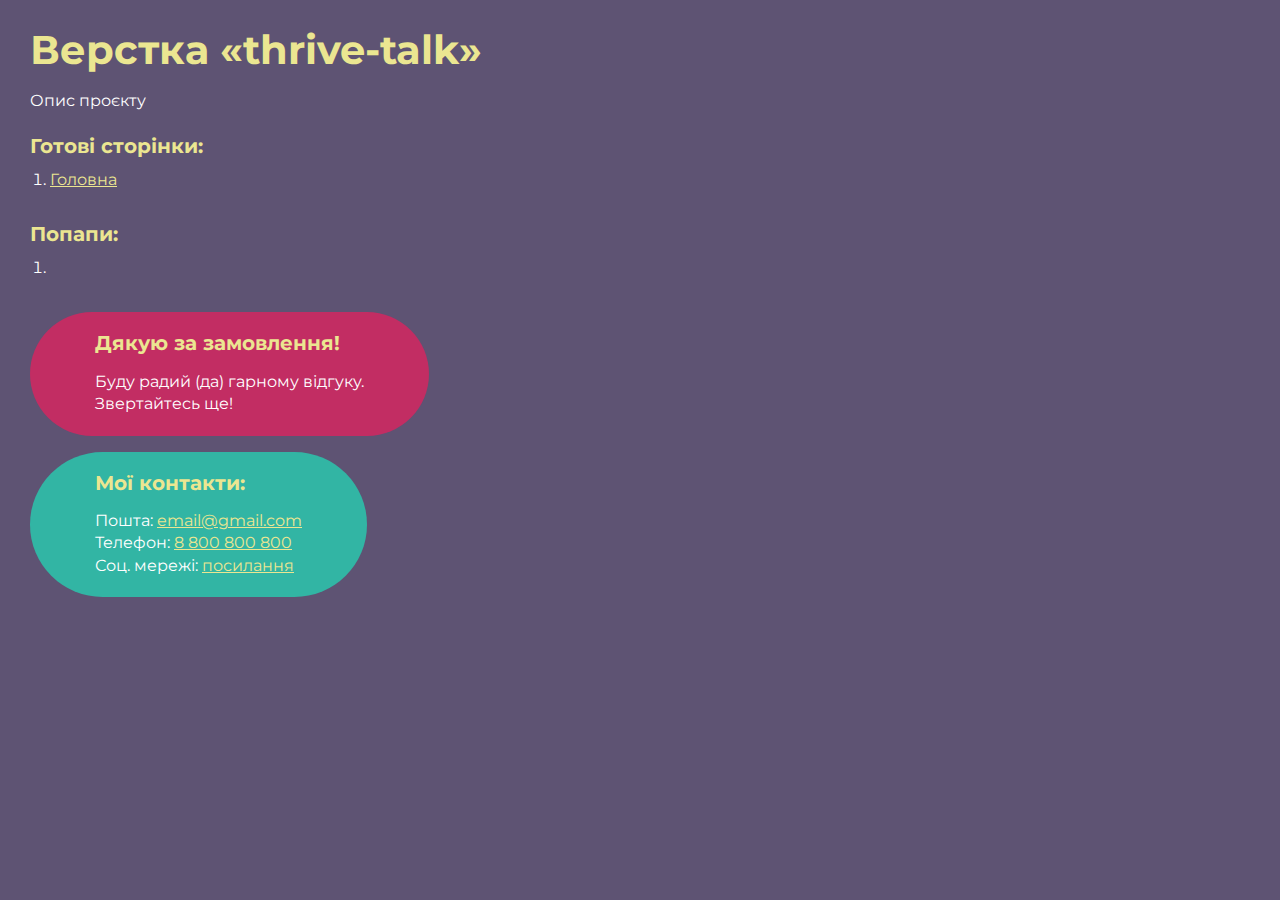
<file: index.html>
<!DOCTYPE html>
<html>

<head>
	<meta charset="UTF-8">
	<meta name="viewport" content="width=device-width, initial-scale=1.0">
	<title>Верстка «thrive-talk»</title>
</head>

<body>
	<div class="rootpage">
		<h1>Верстка «thrive-talk»</h1>
		<div class="rootpage__info">
			Опис проєкту
		</div>
		<h2>Готові сторінки:</h2>
		<ol class="rootpage__list">
			<li><a target="_blank" href="home.html">Головна</a></li>
		</ol>
		<h2>Попапи:</h2>
		<ol class="rootpage__list">
			<li><a target="_blank" href="home.html#"></a></li>
		</ol>
		<div class="rootpage__tnx">
			<h2>Дякую за замовлення!</h2>
			<p>Буду радий (да) гарному відгуку.</p>
			<p>Звертайтесь ще!</p>
		</div>
		<div class="rootpage__contacts">
			<h2>Мої контакти:</h2>
			<p>Пошта: <a href="mailto:email@gmail.com">email@gmail.com</a></p>
			<p>Телефон: <a href="tel:8800800800">8 800 800 800</a></p>
			<p>Соц. мережі: <a href="">посилання</a></p>
		</div>
	</div>
</body>
<style>
	@charset "UTF-8";
	@import url("https://fonts.googleapis.com/css?family=Montserrat:regular,700&display=swap");

	*,
	*::before,
	*::after {
		padding: 0px;
		margin: 0px;
		border: 0px;
		box-sizing: border-box;
	}

	html,
	body {
		height: 100%;
		margin: 0;
		padding: 0;
		min-width: 320px;
		width: 100%;
		color: #fff;
		background-color: #5e5373;
	}

	body {
		font-family: Montserrat;
		font-size: 100%;
		line-height: 1;
		font-size: 1rem;
	}

	a {
		text-decoration: underline;
		color: #ebe691
	}

	a:visited {
		text-decoration: underline;
		color: #aaa768;
	}

	a:hover {
		text-decoration: none;
	}

	ul li {
		list-style: none;
	}

	img {
		vertical-align: top;
	}

	.wrapper {
		width: 100%;
		min-height: 100%;
		overflow: hidden;
	}

	.rootpage {
		padding: 30px;
		display: flex;
		flex-direction: column;
		align-items: flex-start;
	}

	@media (max-width: 767px) {
		.rootpage {
			padding: 30px 15px;
		}
	}

	h1 {
		color: #ebe691;
		font-size: 2.5rem;
		margin: 0px 0px 1.25rem 0px;
	}

	@media (max-width: 767px) {
		h1 {
			font-size: 1.85rem;
			margin: 0px 0px 1.25rem 0px;
		}
	}

	h2 {
		color: #ebe691;
		font-size: 1.25rem;
		margin: 0px 0px 1rem 0px;
	}

	@media (max-width: 767px) {
		h2 {
			font-size: 1.125rem;
			margin: 0px 0px 1rem 0px;
		}
	}

	.rootpage__info {
		line-height: 140%;
		margin: 0px 0px 1.5rem 0px;
	}

	.rootpage__list {
		margin: 0px 0px 2.25rem 1.25rem;
	}

	.rootpage__list li:not(:last-child) {
		margin: 0px 0px 15px 0px;
	}

	.rootpage__contacts,
	.rootpage__tnx {
		border-radius: 200px;
		padding: 20px 65px;
		line-height: 140%;
	}

	@media (max-width: 767px) {

		.rootpage__contacts,
		.rootpage__tnx {
			border-radius: 40px;
			padding: 20px;
		}
	}

	.rootpage__contacts {
		background: #32b5a4;

	}

	.rootpage__contacts a {
		color: #ebe691;
	}

	.rootpage__tnx {
		background: #c22d63;
		margin: 0px 0px 1rem 0px;
	}
</style>

</html>
</file>
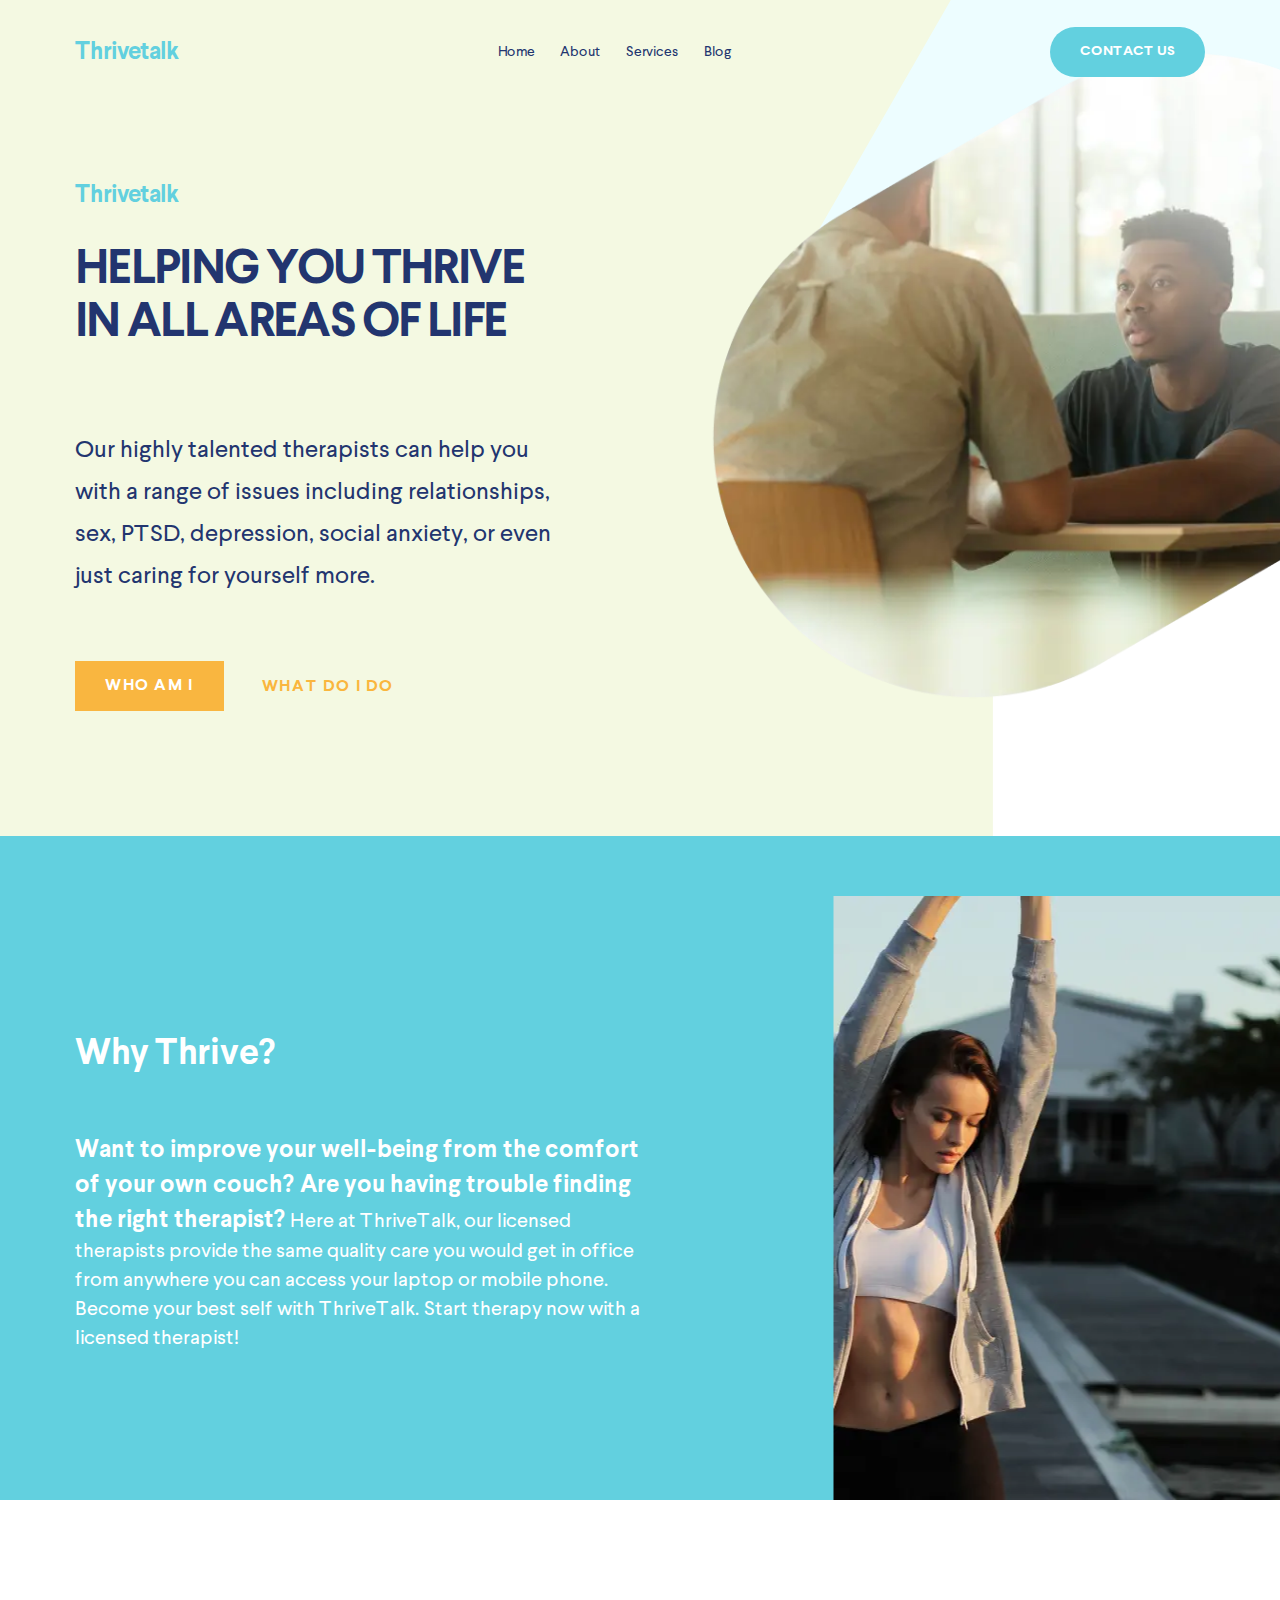
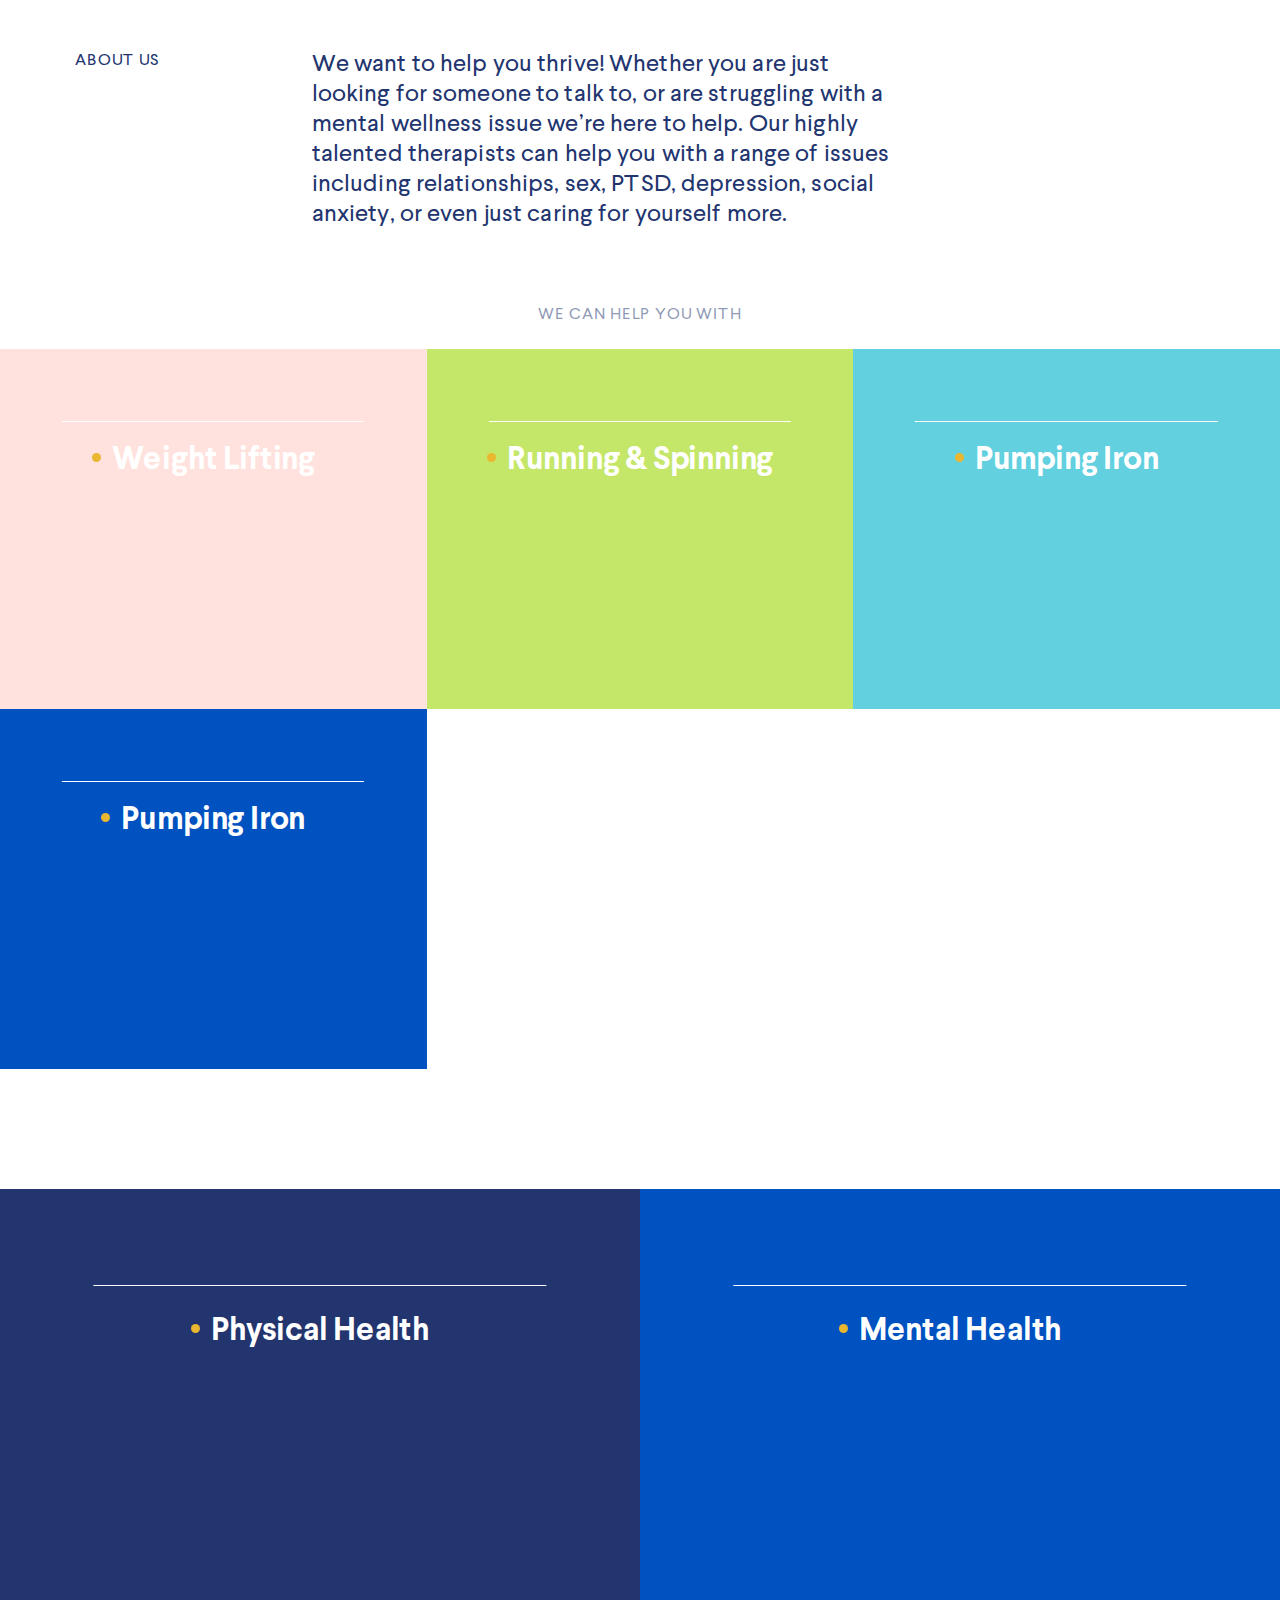
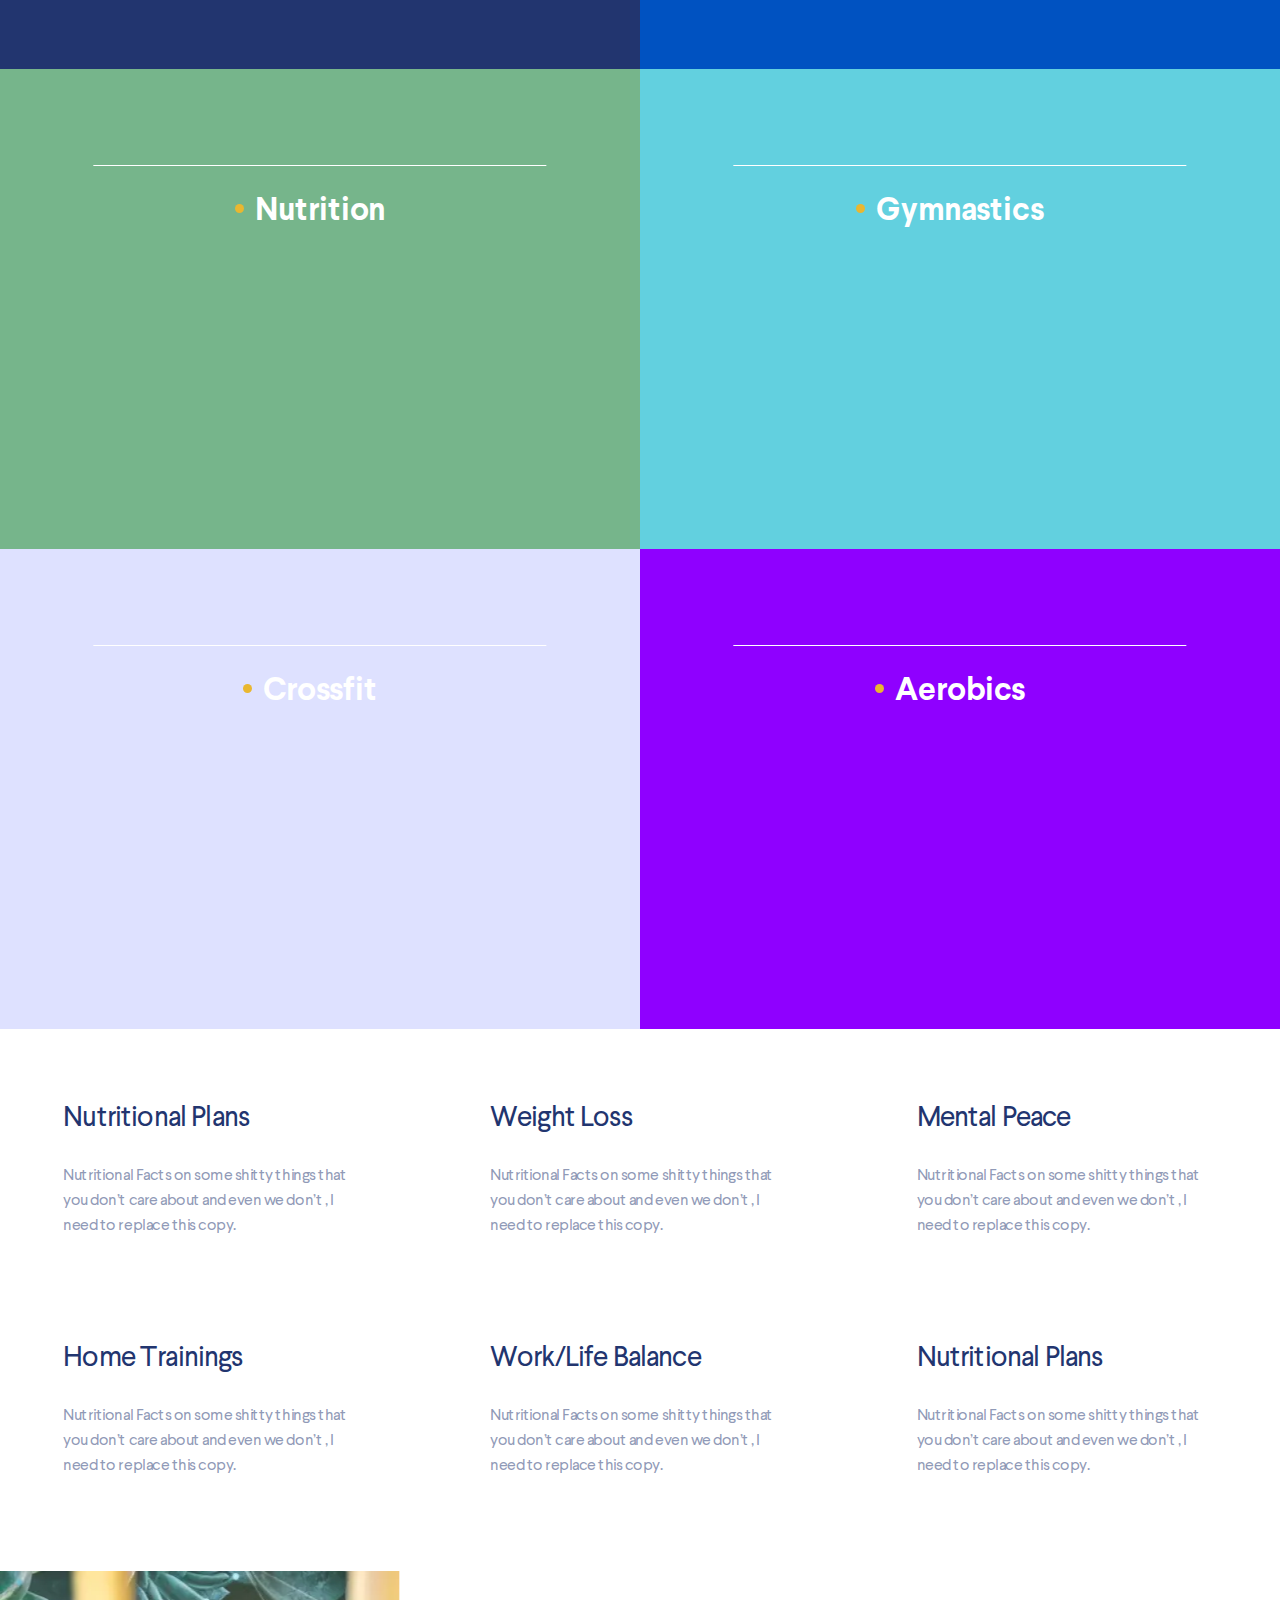
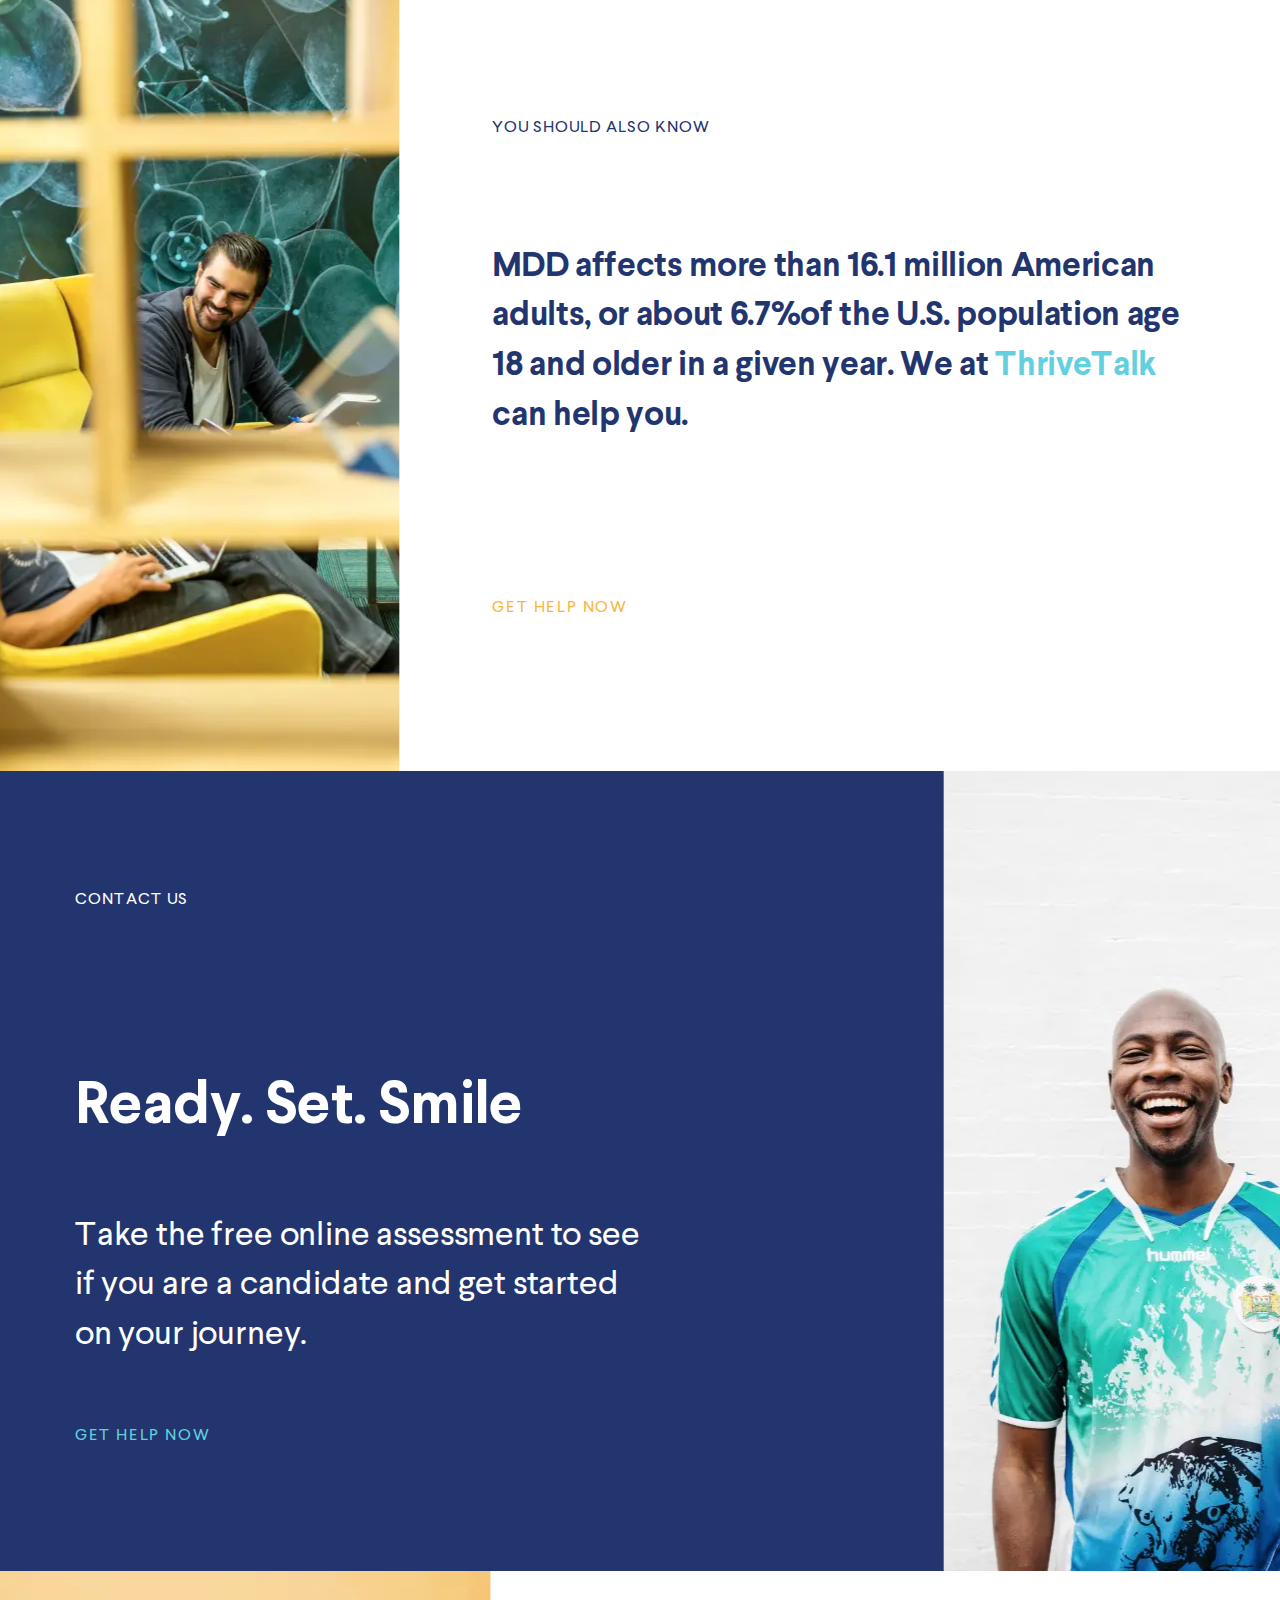
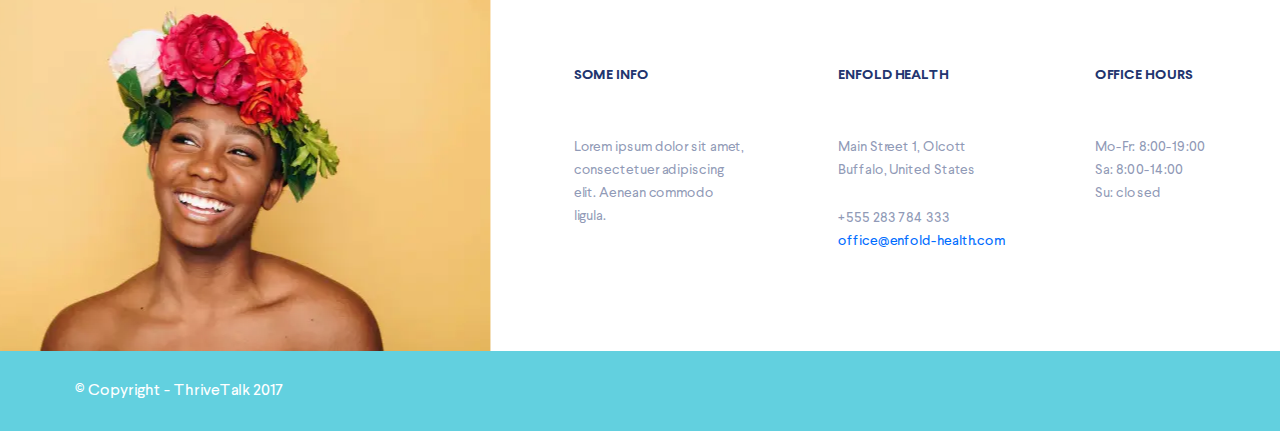
<file: home.html>
<!DOCTYPE html>
<html lang="en">

<head>
	<title>Thrivetalk</title>
	<meta charset="UTF-8">
	<meta name="format-detection" content="telephone=no">
	<!-- <style>body{opacity: 0;}</style> -->
	<link rel="stylesheet" href="css/style.min.css?_v=20230408212917">
	<link rel="shortcut icon" href="favicon.ico">
	<!-- <meta name="robots" content="noindex, nofollow"> -->
	<meta name="viewport" content="width=device-width, initial-scale=1.0">
</head>

<body>
	<div class="wrapper">
		<header data-scroll="104" data-scroll-show class="header">
			<div class="header__container">
				<a href="#" class="header__logo">Thrivetalk</a>
				<div class="header__menu menu">
					<nav class="menu__body">
						<ul class="menu__list">
							<li class="menu__item"><a href="#" class="menu__link">Home</a></li>
							<li class="menu__item"><a href="#" class="menu__link">About</a></li>
							<li class="menu__item"><a href="#" class="menu__link">Services</a></li>
							<li class="menu__item"><a href="#" class="menu__link">Blog</a></li>
						</ul>
					</nav>
					<button type="button" class="menu__icon icon-menu"><span></span></button>
				</div>
				<div class="header__actions">
					<button type="button" class="header__button">CONTACT US</button>
				</div>
			</div>
		</header>
		<main class="page">
			<section class="page__main main-page">
				<div class="main-page__container">
					<div class="main-page__row">
						<div class="main-page__conent content">
							<div class="content__logo">Thrivetalk</div>
							<h1 class="content__title">HELPING YOU THRIVE IN ALL AREAS OF LIFE</h1>
							<div class="content__text">Our highly talented therapists can help you with a range of issues including
								relationships, sex, PTSD, depression,
								social anxiety, or even just caring for yourself more.</div>
							<div class="content__actions action">
								<a href="#" class="action__button">WHO AM I</a>
								<a href="#" class="action__link">WHAT DO I DO</a>
							</div>
						</div>
						<div class="main-page__image">
							<picture><source srcset="img/main/01-m.webp" type="image/webp"><img src="img/main/01-m.png" alt="Image"></picture>
						</div>
					</div>
				</div>
			</section>
			<section class="page__abuot block-about">
				<div class="block-about__main main-about">
					<div class="main-about__container">
						<div class="main-about__content">
							<h2 class="main-about__title">Why Thrive?</h2>
							<p class="main-about__text">
								<span>Want to improve your well-being from the comfort of your own couch? Are you having trouble finding
									the
									right therapist?</span> Here at ThriveTalk, our licensed therapists provide the same quality care you
								would get in office from
								anywhere you can
								access your laptop or mobile phone. Become your best self with ThriveTalk. Start therapy now with a
								licensed therapist!
							</p>
						</div>
						<div class="main-about__image-ibg">
							<picture><source srcset="img/about/main/01.webp" type="image/webp"><img src="img/about/main/01.jpg" alt="Image"></picture>
						</div>
					</div>
				</div>
				<div class="block-about__services services-about">
					<div class="services-about__content content-services">
						<div class="content-services__container">
							<div class="content-services__text">
								<div class="content-services__label">ABOUT US</div>
								<p>We want to help you thrive! Whether you are just looking for someone to
									talk to, or are struggling with a mental
									wellness issue we’re here to help. Our highly talented therapists can help you with a range of issues
									including
									relationships, sex, PTSD, depression, social anxiety, or even just caring for yourself more.
								</p>
							</div>
							<div class="content-services__info">WE CAN HELP YOU WITH</div>
						</div>
					</div>
					<div class="services-about__items items-services">
						<div class="items-services__container">
							<div class="items-services__block">
								<div class="items-services__card items-services__card--pippin-color service-card">
									<div class="service-card__content">
										<h4 class="service-card__title">
											<a href="#" class="service-card__link">Weight Lifting</a>
										</h4>
									</div>
								</div>
								<div class="items-services__card items-services__card--yellow-green service-card">
									<div class="service-card__content">
										<h4 class="service-card__title">
											<a href="#" class="service-card__link">Running & Spinning</a>
										</h4>
									</div>
								</div>
								<div class="items-services__card items-services__card--viking-color service-card">
									<div class="service-card__content">
										<h4 class="service-card__title">
											<a href="#" class="service-card__link">Pumping Iron</a>
										</h4>
									</div>
								</div>
								<div class="items-services__card items-services__card--science-blue service-card">
									<div class="service-card__content">
										<h4 class="service-card__title">
											<a href="#" class="service-card__link">Pumping Iron</a>
										</h4>
									</div>
								</div>
							</div>
						</div>
					</div>
				</div>
				<div class="block-about__health health-about">
					<div class="health-about__container">
						<div class="health-about__program program-block">
							<div class="program-block__items">
								<div class="program-block__card program-block__card--astronaut-color program-card">
									<div class="program-card__content">
										<h4 class="program-card__title">
											<a href="#" class="program-card__link">Physical Health</a>
										</h4>
									</div>
									<div class="program-card__image-ibg">
										<picture><source srcset="img/about/programs/nutrition.webp" type="image/webp"><img src="img/about/programs/nutrition.jpg" alt="Nutrition"></picture>
									</div>
								</div>
								<div class="program-block__card program-block__card--science-blue program-card">
									<div class="program-card__content">
										<h4 class="program-card__title">
											<a href="#" class="program-card__link">Mental Health</a>
										</h4>
									</div>
									<div class="program-card__image-ibg">
										<picture><source srcset="img/about/programs/nutrition.webp" type="image/webp"><img src="img/about/programs/nutrition.jpg" alt="Nutrition"></picture>
									</div>
								</div>
								<div class="program-block__card program-block__card--silver-tree program-card">
									<div class="program-card__content">
										<h4 class="program-card__title">
											<a href="#" class="program-card__link">Nutrition</a>
										</h4>
									</div>
									<div class="program-card__image-ibg">
										<picture><source srcset="img/about/programs/nutrition.webp" type="image/webp"><img src="img/about/programs/nutrition.jpg" alt="Nutrition"></picture>
									</div>
								</div>
								<div class="program-block__card program-block__card--viking-color program-card">
									<div class="program-card__content">
										<h4 class="program-card__title">
											<a href="#" class="program-card__link">Gymnastics</a>
										</h4>
									</div>
									<div class="program-card__image-ibg">
										<picture><source srcset="img/about/programs/nutrition.webp" type="image/webp"><img src="img/about/programs/nutrition.jpg" alt="Nutrition"></picture>
									</div>
								</div>
								<div class="program-block__card program-block__card--fog-color program-card">
									<div class="program-card__content">
										<h4 class="program-card__title">
											<a href="#" class="program-card__link">Crossfit</a>
										</h4>
									</div>
									<div class="program-card__image-ibg">
										<picture><source srcset="img/about/programs/nutrition.webp" type="image/webp"><img src="img/about/programs/nutrition.jpg" alt="Nutrition"></picture>
									</div>
								</div>
								<div class="program-block__card program-block__card--electric-violet program-card">
									<div class="program-card__content">
										<h4 class="program-card__title">
											<a href="#" class="program-card__link">Aerobics</a>
										</h4>
									</div>
									<div class="program-card__image-ibg">
										<picture><source srcset="img/about/programs/nutrition.webp" type="image/webp"><img src="img/about/programs/nutrition.jpg" alt="Nutrition"></picture>
									</div>
								</div>
							</div>
						</div>
						<div class="health-about__plan plan-block">
							<div class="plan-block__items">
								<div class="plan-block__card plan-card">
									<div class="plan-card__content">
										<h4 class="plan-card__title">
											<a href="#" class="plan-card__link">Nutritional Plans</a>
										</h4>
										<p>Nutritional Facts on some shitty things that you don’t care about and even we don’t , I need to
											replace this copy.</p>
									</div>
								</div>
								<div class="plan-block__card plan-card">
									<div class="plan-card__content">
										<h4 class="plan-card__title">
											<a href="#" class="plan-card__link">Weight Loss</a>
										</h4>
										<p>Nutritional Facts on some shitty things that you don’t care about and even we don’t , I need to
											replace this copy.</p>
									</div>
								</div>
								<div class="plan-block__card plan-card">
									<div class="plan-card__content">
										<h4 class="plan-card__title">
											<a href="#" class="plan-card__link">Mental Peace</a>
										</h4>
										<p>Nutritional Facts on some shitty things that you don’t care about and even we don’t , I need to
											replace this copy.</p>
									</div>
								</div>
								<div class="plan-block__card plan-card">
									<div class="plan-card__content">
										<h4 class="plan-card__title">
											<a href="#" class="plan-card__link">Home Trainings</a>
										</h4>
										<p>Nutritional Facts on some shitty things that you don’t care about and even we don’t , I need to
											replace this copy.</p>
									</div>
								</div>
								<div class="plan-block__card plan-card">
									<div class="plan-card__content">
										<h4 class="plan-card__title">
											<a href="#" class="plan-card__link">Work/Life Balance</a>
										</h4>
										<p>Nutritional Facts on some shitty things that you don’t care about and even we don’t , I need to
											replace this copy.</p>
									</div>
								</div>
								<div class="plan-block__card plan-card">
									<div class="plan-card__content">
										<h4 class="plan-card__title">
											<a href="#" class="plan-card__link">Nutritional Plans</a>
										</h4>
										<p>Nutritional Facts on some shitty things that you don’t care about and even we don’t , I need to
											replace this copy.</p>
									</div>
								</div>
							</div>
						</div>
					</div>
				</div>
			</section>
			<div class="page__more-info info-more">
				<div class="info-more__container">
					<div class="info-more__image">
						<picture><source srcset="img/cta/01.webp" type="image/webp"><img src="img/cta/01.jpg" alt="Image"></picture>
					</div>
					<div class="info-more__content">
						<div class="info-more__label">YOU SHOULD ALSO KNOW</div>
						<div class="info-more__text">MDD affects more than 16.1 million American adults, or about 6.7%of the U.S.
							population age 18 and older in a given
							year. We at <span>ThriveTalk</span> can help you.</div>
						<a href="#" class="info-more__link">GET HELP NOW</a>
					</div>
				</div>
			</div>
			<section class="page__call-to-action cta">
				<div class="cta__container">
					<div class="cta__content">
						<div class="cta__label">CONTACT US</div>
						<h2 class="cta__title">Ready. Set. Smile</h2>
						<div class="cta__text">Take the free online assessment to see if you are a candidate and get started
							on your journey.</div>
						<a href="#" class="cta__link">GET HELP NOW</a>
					</div>
					<div class="cta__image">
						<picture><source srcset="img/cta/02.webp" type="image/webp"><img src="img/cta/02.jpg" alt="Image"></picture>
					</div>
				</div>
			</section>
		</main>
		<footer class="footer">
			<div class="footer__container">
				<div class="footer__content content-footer">
					<div class="content-footer__image">
						<picture><source srcset="img/footer/01.webp" type="image/webp"><img src="img/footer/01.jpg" alt="Image"></picture>
					</div>
					<div class="content-footer__info">
						<div class="content-footer__column">
							<h6 class="content-footer__title">SOME INFO</h6>
							<div class="content-footer__text">Lorem ipsum dolor sit amet, consectetuer adipiscing elit. Aenean commodo
								ligula.</div>
						</div>
						<div class="content-footer__column">
							<h6 class="content-footer__title">ENFOLD HEALTH</h6>
							<address class="content-footer__address">
								Main Street 1, Olcott
							</address>
							<address class="content-footer__address">
								Buffalo, United States
							</address>
							<div class="content-footer__actions">
								<a href="tel:555283784333" class="content-footer__phone">+555 283 784 333</a>
								<a href="mailto:office@enfold-health.com" class="content-footer__mail">office@enfold-health.com</a>
							</div>
						</div>
						<div class="content-footer__column">
							<h6 class="content-footer__title">OFFICE HOURS</h6>
							<div class="content-footer__office-hours">Mo-Fr: 8:00-19:00 </div>
							<div class="content-footer__office-hours">Sa: 8:00-14:00</div>
							<div class="content-footer__office-hours">Su: closed</div>
						</div>
					</div>

				</div>
			</div>
			<div class="footer__rights rights-footer">
				<div class="rights-footer__container">
					<p class="rights-footer__text">© Copyright - ThriveTalk 2017</p>
				</div>
			</div>
		</footer>
	</div>
	<script src="js/app.min.js?_v=20230408212917"></script>
</body>

</html>
</file>
<file: css/style.min.css>
@charset "UTF-8";@font-face{font-family:Larsseit;font-display:swap;src:url(../fonts/Larsseit-Bold.woff2) format("woff2"),url(../fonts/Larsseit-Bold.woff) format("woff");font-weight:700;font-style:normal}@font-face{font-family:Larsseit;font-display:swap;src:url(../fonts/Larsseit-Medium.woff2) format("woff2"),url(../fonts/Larsseit-Medium.woff) format("woff");font-weight:500;font-style:normal}@font-face{font-family:Larsseit;font-display:swap;src:url(../fonts/Larsseit.woff2) format("woff2"),url(../fonts/Larsseit.woff) format("woff");font-weight:400;font-style:normal}*{padding:0;margin:0;border:0}*,:after,:before{-webkit-box-sizing:border-box;box-sizing:border-box}body,html{height:100%;min-width:320px}body{color:#22356f;line-height:1;font-family:Larsseit;font-size:1rem;-ms-text-size-adjust:100%;-moz-text-size-adjust:100%;-webkit-text-size-adjust:100%;-webkit-font-smoothing:antialiased;-moz-osx-font-smoothing:grayscale}button,input,textarea{font-family:Larsseit;font-size:inherit}button{cursor:pointer;color:inherit;background-color:transparent}a{color:inherit;text-decoration:none}ul li{list-style:none}img{vertical-align:top}h1,h2,h3,h4,h5,h6{font-weight:inherit;font-size:inherit}svg{height:1em;width:1em}svg path{stroke:inherit;fill:inherit}body{opacity:0}.lock body{overflow:hidden;-ms-touch-action:none;touch-action:none;-ms-scroll-chaining:none;overscroll-behavior:none}.loaded body{opacity:1;-webkit-transition:opacity 1s ease 0s;-o-transition:opacity 1s ease 0s;transition:opacity 1s ease 0s}.wrapper{min-height:100%;display:-webkit-box;display:-ms-flexbox;display:flex;-webkit-box-orient:vertical;-webkit-box-direction:normal;-ms-flex-direction:column;flex-direction:column;overflow:hidden}@supports (overflow:clip){.wrapper{overflow:clip}}.wrapper>main{-webkit-box-flex:1;-ms-flex:1 1 auto;flex:1 1 auto}.wrapper>*{min-width:0}[class*=__container]{max-width:72.5rem;margin:0 auto;padding:0 .9375rem}[class*=-ibg]{position:relative}[class*=-ibg] img{position:absolute;width:100%;height:100%;top:0;left:0;-o-object-fit:cover;object-fit:cover}[class*=-ibg--contain] img{-o-object-fit:contain;object-fit:contain}.header{position:absolute;top:0;left:0;width:100%;z-index:10}.header._header-scroll{position:fixed;top:-200%;left:0;width:100%;z-index:99;background-color:#fff;height:5rem}.header._header-show{top:0;-webkit-transition:all .3s ease 0s;-o-transition:all .3s ease 0s;transition:all .3s ease 0s}.header__container{height:100%;display:-webkit-box;display:-ms-flexbox;display:flex;-webkit-box-align:center;-ms-flex-align:center;align-items:center;-webkit-column-gap:.625rem;-moz-column-gap:.625rem;column-gap:.625rem}.header__logo{font-size:1.5rem;line-height:1.125;font-weight:700;letter-spacing:-.035em;color:#62d0df;position:relative;z-index:5}.header__menu{-webkit-box-flex:1;-ms-flex-positive:1;flex-grow:1}.header__actions{position:relative;z-index:5}.header__button{padding:1.0625rem 1.875rem;background-color:#62d0df;border-radius:3.125rem;font-weight:700;color:#fff;font-size:.875rem;line-height:1.1428571429;text-transform:uppercase;-webkit-transition:background-color .3s ease 0s;-o-transition:background-color .3s ease 0s;transition:background-color .3s ease 0s}.menu__list{text-align:right}.menu__link{position:relative;display:inline-block;font-size:.875rem;line-height:1.1428571429;-webkit-transition:color .4s ease 0s;-o-transition:color .4s ease 0s;transition:color .4s ease 0s}.menu__link::before{content:"";display:inline-block;position:absolute;left:0;top:0;height:.0625rem;width:100%;background-color:#22356f;margin-top:1.75rem;padding-left:.625rem;padding-right:.625rem;opacity:0;visibility:hidden;-webkit-transition:all .4s ease 0s;-o-transition:all .4s ease 0s;transition:all .4s ease 0s}.icon-menu{display:none}.content-footer{display:-webkit-box;display:-ms-flexbox;display:flex;-webkit-box-align:center;-ms-flex-align:center;align-items:center}.content-footer__image img{max-width:100%}.content-footer__info{font-size:.875rem;letter-spacing:-.006em;line-height:.7857142857;display:-webkit-box;display:-ms-flexbox;display:flex;-webkit-column-gap:.625rem;-moz-column-gap:.625rem;column-gap:.625rem}.content-footer__column{color:rgba(34,53,111,.5019607843);line-height:1.6428571429}.content-footer__title{font-weight:700;color:#22356f;line-height:.7857142857}.content-footer__address{font-style:normal}.content-footer__actions{padding-top:1.5625rem;display:-webkit-box;display:-ms-flexbox;display:flex;-webkit-box-orient:vertical;-webkit-box-direction:normal;-ms-flex-direction:column;flex-direction:column}.content-footer__mail{color:#006dff}.content-footer__office-hours{letter-spacing:.01em}.rights-footer{padding-left:.9375rem;padding-right:.9375rem;background:#62d0df;color:#fff}.main-page{padding-top:6.25rem;position:relative}.main-page::before{content:"";display:block;position:absolute;width:100%;height:100%;top:0;left:0;background-color:#f4f9e2;-webkit-transform:translateX(-22.430556%);-ms-transform:translateX(-22.430556%);transform:translateX(-22.430556%)}.main-page__row{display:-webkit-box;display:-ms-flexbox;display:flex;-webkit-box-pack:center;-ms-flex-pack:center;justify-content:center;-webkit-box-align:center;-ms-flex-align:center;align-items:center;gap:1.25rem;position:relative;z-index:5}.main-page__conent{-webkit-box-flex:0;-ms-flex:0 1 50%;flex:0 1 50%}.main-page__image{-webkit-box-flex:0;-ms-flex:0 1 50%;flex:0 1 50%}.main-page__image img{max-width:100%}.content__logo{font-size:1.5rem;line-height:.7083333333;font-weight:700;letter-spacing:-.035em;color:#62d0df}.content__title{line-height:1.1041666667em;font-weight:700;letter-spacing:-.035em}.content__text{font-size:1.5rem;line-height:1.75em}.content__actions:not(:last-child){margin-bottom:1.25rem}.action{display:-webkit-box;display:-ms-flexbox;display:flex;-webkit-box-align:center;-ms-flex-align:center;align-items:center;-webkit-column-gap:2.375rem;-moz-column-gap:2.375rem;column-gap:2.375rem}.action__button{background-color:#f9b640;color:#fff;font-size:1rem;line-height:1.4375;font-weight:700;letter-spacing:.1em;padding:.8125rem 1.875rem .875rem;text-transform:uppercase;-webkit-transition:all .3s ease 0s;-o-transition:all .3s ease 0s;transition:all .3s ease 0s}.action__link{font-size:1rem;line-height:1.4375;letter-spacing:.1em;color:#fab63e;font-weight:700;text-transform:uppercase}.block-about{padding-bottom:2.5rem}.main-about{background-color:#62d0df}.main-about__content{color:#fff}.main-about__title{line-height:.75em;letter-spacing:-.006em;font-weight:700}.main-about__text{line-height:1.45em}.main-about__text span{font-weight:700;line-height:1.4583333333em}.main-about__image-ibg{padding-bottom:53.4513274336%}.content-services{padding-bottom:1.5rem}.content-services__text{display:-webkit-box;display:-ms-flexbox;display:flex;-webkit-box-align:start;-ms-flex-align:start;align-items:flex-start}.content-services__text p{line-height:1.25em;letter-spacing:.005em}.content-services__label{line-height:1.4375;letter-spacing:.06em;-webkit-box-flex:0;-ms-flex:0 1 auto;flex:0 1 auto;text-transform:uppercase}.content-services__info{text-align:center;text-transform:uppercase;line-height:1.1875;letter-spacing:.06em;color:rgba(34,53,111,.5019607843)}.items-services__container{max-width:90rem;padding:0}.items-services__block{display:-ms-grid;display:grid;-ms-grid-rows:15rem;-ms-grid-columns:1fr;grid-template:15rem/1fr;grid-auto-rows:15rem}.items-services__card{-webkit-transition:background-color .3s ease 0s;-o-transition:background-color .3s ease 0s;transition:background-color .3s ease 0s}.items-services__card--pippin-color{background-color:#ffe2de}.items-services__card--yellow-green{background-color:#c4e769}.items-services__card--viking-color{background-color:#62d0df}.items-services__card--science-blue{background-color:#0052c1}.service-card{line-height:1.0625;font-weight:700;letter-spacing:-.006em;color:#fff;position:relative}.service-card::before{content:"";display:inline-block;position:absolute;width:70.833333%;height:.0625rem;top:0;left:0;background-color:#fff;margin-top:4.5rem;-webkit-transform:translateX(20.470588%);-ms-transform:translateX(20.470588%);transform:translateX(20.470588%)}.service-card__content{display:-webkit-box;display:-ms-flexbox;display:flex;-webkit-box-pack:center;-ms-flex-pack:center;justify-content:center}.service-card__title{margin-top:5.9375rem;position:relative}.service-card__title::before{content:"";position:absolute;display:inline-block;width:.5625rem;height:.5625rem;background-color:#e9b730;border-radius:50%;top:0;left:0;-webkit-transform:translate(-222.222222%,100%);-ms-transform:translate(-222.222222%,100%);transform:translate(-222.222222%,100%)}.health-about__container{max-width:90rem;padding:0;display:-webkit-box;display:-ms-flexbox;display:flex;-webkit-box-orient:vertical;-webkit-box-direction:reverse;-ms-flex-direction:column-reverse;flex-direction:column-reverse;row-gap:1.375rem}.program-block__items{display:-ms-grid;display:grid;-ms-grid-rows:15rem;-ms-grid-columns:1fr;grid-template:15rem/1fr;grid-auto-rows:15rem}.program-block__card--astronaut-color{background-color:#22356f}.program-block__card--science-blue{background-color:#0052c1}.program-block__card--silver-tree{background-color:#76b58b}.program-block__card--viking-color{background-color:#62d0df}.program-block__card--fog-color{background-color:#dee1ff}.program-block__card--electric-violet{background-color:#8f00ff}.program-card{line-height:1.0625;font-weight:700;letter-spacing:-.006em;color:#fff;position:relative;overflow:hidden}.program-card::before{content:"";display:inline-block;position:absolute;z-index:2;width:70.833333%;height:.0625rem;top:0;left:0;background-color:#fff;margin-top:4.5rem;-webkit-transform:translateX(20.588235%);-ms-transform:translateX(20.588235%);transform:translateX(20.588235%)}.program-card__content{display:-webkit-box;display:-ms-flexbox;display:flex;-webkit-box-pack:center;-ms-flex-pack:center;justify-content:center}.program-card__title{margin-top:5.9375rem;position:relative;z-index:3}.program-card__title::before{content:"";z-index:2;position:absolute;display:inline-block;width:.5625rem;height:.5625rem;background-color:#e9b730;border-radius:50%;top:0;left:0;-webkit-transform:translate(-222.222222%,100%);-ms-transform:translate(-222.222222%,100%);transform:translate(-222.222222%,100%)}.program-card__image-ibg{padding-bottom:100%;-webkit-transform:translateY(-33.333%);-ms-transform:translateY(-33.333%);transform:translateY(-33.333%)}.program-card__image-ibg img{visibility:hidden;opacity:0;-webkit-transition:all .8s ease 0s;-o-transition:all .8s ease 0s;transition:all .8s ease 0s}.plan-block__items{display:-ms-grid;display:grid;grid-template:15rem/repeat(auto-fit,minmax(30rem,1fr));grid-auto-rows:15rem;place-items:center}.plan-block__card{padding:.625rem}.plan-card__content{display:-webkit-box;display:-ms-flexbox;display:flex;-webkit-box-orient:vertical;-webkit-box-direction:normal;-ms-flex-direction:column;flex-direction:column;row-gap:1.75rem;max-width:18.75rem}.plan-card__content p{line-height:1.5625;letter-spacing:-.03em;color:rgba(34,53,111,.5019607843)}.plan-card__title{font-size:1.75rem;line-height:1.1785714286;letter-spacing:-.03em}.info-more__container{display:-webkit-box;display:-ms-flexbox;display:flex;-webkit-box-align:center;-ms-flex-align:center;align-items:center}.info-more__image img{max-width:100%}.info-more__label{line-height:.75;text-transform:uppercase;letter-spacing:.06em}.info-more__text{font-weight:700;font-size:2.25rem;line-height:1.4722222222em;letter-spacing:-.01em}.info-more__text span{color:#62d0df}.info-more__link{line-height:1.4375;letter-spacing:.1em;color:#fab63e}.cta{background-color:#22356f}.cta__container{display:-webkit-box;display:-ms-flexbox;display:flex;-webkit-box-align:center;-ms-flex-align:center;align-items:center}.cta__content{color:#fff;-webkit-box-flex:0;-ms-flex:0 1 72.5%;flex:0 1 72.5%}.cta__label{line-height:.75;letter-spacing:.06em;text-transform:uppercase}.cta__title{font-size:4rem;font-weight:700;line-height:1.46875em;letter-spacing:-.01em}.cta__text{line-height:1.4722222222em;letter-spacing:-.005em}.cta__link{line-height:1.4375;letter-spacing:.1em;color:#62d0df}.cta__image img{max-width:100%}@media (min-width:37.5em){.content-footer__text{max-width:10.9375rem}}@media (min-width:38.12375em){.menu__list{display:-webkit-box;display:-ms-flexbox;display:flex;-ms-flex-wrap:wrap;flex-wrap:wrap;-webkit-box-pack:center;-ms-flex-pack:center;justify-content:center;-webkit-column-gap:1.5625rem;-moz-column-gap:1.5625rem;column-gap:1.5625rem;row-gap:.3125rem}}@media (min-width:38.75em){.items-services__block{grid-template:20rem/repeat(auto-fill,minmax(19.375rem,1fr));grid-auto-rows:20rem}.program-block__items{grid-template:20rem/repeat(auto-fill,minmax(20rem,1fr));grid-auto-rows:20rem}}@media (min-width:47.9375em){.rights-footer{padding-top:2rem}.rights-footer{padding-bottom:2rem}.main-page{padding-bottom:3.125rem}}@media (min-width:47.99875em){.items-services__block{grid-template:22.5rem/repeat(auto-fit,minmax(22.5rem,1fr));grid-auto-rows:22.5rem}.program-block__items{grid-template:22.5rem/repeat(auto-fill,minmax(22.5rem,1fr));grid-auto-rows:22.5rem}}@media (min-width:61.99875em){.content-footer__image{-webkit-box-flex:0;-ms-flex:0 1 auto;flex:0 1 auto;-webkit-transform:translateX(-31%);-ms-transform:translateX(-31%);transform:translateX(-31%)}.content-footer__image img{max-width:130%}.content-footer__info{-webkit-box-flex:0;-ms-flex:0 1 63.87931%;flex:0 1 63.87931%;-webkit-box-pack:justify;-ms-flex-pack:justify;justify-content:space-between;-webkit-box-align:start;-ms-flex-align:start;align-items:flex-start}.main-page{padding-top:3.125rem}.main-page__row{-webkit-box-align:start;-ms-flex-align:start;align-items:flex-start}.main-page__conent{-webkit-box-flex:0;-ms-flex:0 1 54.690265%;flex:0 1 54.690265%}.main-page__image{-webkit-box-flex:1;-ms-flex:1 1 auto;flex:1 1 auto;-webkit-transform:translateX(20%);-ms-transform:translateX(20%);transform:translateX(20%)}.main-page__image::before{content:"";display:block;width:125%;height:74.039402%;position:absolute;top:-9%;left:0;border-radius:19.5099375rem;-webkit-transform:matrix(-.5,.87,.87,.5,0,0);-ms-transform:matrix(-.5,.87,.87,.5,0,0);transform:matrix(-.5,.87,.87,.5,0,0);background-color:#edfdff}.main-page__image img{max-width:120%;position:relative;z-index:2}.content{padding-top:8.5625rem;padding-bottom:4.6875rem}.main-about__container{display:-webkit-box;display:-ms-flexbox;display:flex;-webkit-box-align:center;-ms-flex-align:center;align-items:center;-webkit-box-pack:justify;-ms-flex-pack:justify;justify-content:space-between;gap:1.25rem}.main-about__content{-webkit-box-flex:0;-ms-flex:0 1 50%;flex:0 1 50%}.main-about__image-ibg{-webkit-transform:translateX(30%);-ms-transform:translateX(30%);transform:translateX(30%);-webkit-box-flex:1;-ms-flex:1 0 auto;flex:1 0 auto}.main-about__image-ibg img{-o-object-fit:contain;object-fit:contain}.content-services__text p{-webkit-box-flex:0;-ms-flex:0 1 37rem;flex:0 1 37rem}.health-about__container{-webkit-box-orient:vertical;-webkit-box-direction:normal;-ms-flex-direction:column;flex-direction:column}.program-block__items{grid-template:30rem/repeat(auto-fill,minmax(30rem,1fr));grid-auto-rows:30rem}.program-card::before{margin-top:6rem}.program-card__title{margin-top:7.875rem}.info-more__image{-webkit-box-flex:0;-ms-flex:0 1 auto;flex:0 1 auto;-webkit-transform:translateX(-37.291667%);-ms-transform:translateX(-37.291667%);transform:translateX(-37.291667%)}.info-more__image img{max-width:115.431034%}.info-more__content{-webkit-box-flex:0;-ms-flex:0 1 72.5%;flex:0 1 72.5%}.cta__text{max-width:36.25rem}.cta__image{-webkit-box-flex:0;-ms-flex:0 1 auto;flex:0 1 auto;-webkit-transform:translateX(37.291667%);-ms-transform:translateX(37.291667%);transform:translateX(37.291667%)}.cta__image img{max-width:115.431034%}}@media (min-width:72.5em){.content__title{font-size:3rem}.content__text{font-size:1.5rem}.services-about{padding-top:9.375rem}.services-about{padding-bottom:7.5rem}}@media (min-width:48em){.plan-card__title{font-size:1.75rem}}@media (min-width:62em){.header{height:6.5rem}.content-footer__title:not(:last-child){margin-bottom:3.4375rem}.content__logo:not(:last-child){margin-bottom:2.5rem}.content__title:not(:last-child){margin-bottom:5rem}.content__text:not(:last-child){margin-bottom:3.9375rem}.main-about{padding-top:3.75rem}.main-about__title{font-size:2.25rem}.main-about__title:not(:last-child){margin-bottom:4rem}.main-about__text{font-size:1.25rem}.main-about__text span{font-size:1.5rem}.content-services__text{-webkit-column-gap:9.5rem;-moz-column-gap:9.5rem;column-gap:9.5rem}.content-services__text:not(:last-child){margin-bottom:4.75rem}.content-services__text p{font-size:1.5rem}.service-card{font-size:2rem}.program-card{font-size:2rem}}@media (min-width:90em){.info-more__label:not(:last-child){margin-bottom:9.5rem}.info-more__text{font-size:2.25rem}.info-more__text:not(:last-child){margin-bottom:14.0625rem}.cta__label:not(:last-child){margin-bottom:14.375rem}.cta__title{font-size:4rem}.cta__title:not(:last-child){margin-bottom:4.6875rem}.cta__text{font-size:2.25rem}.cta__text:not(:last-child){margin-bottom:5rem}}@media (max-width:62em){.info-more__label:not(:last-child){margin-bottom:1.875rem}.info-more__text:not(:last-child){margin-bottom:1.875rem}.cta__label:not(:last-child){margin-bottom:1.875rem}.cta__title:not(:last-child){margin-bottom:1.875rem}}@media (max-width:20em){.header{height:5rem}.content-footer__title:not(:last-child){margin-bottom:1.25rem}.rights-footer{padding-top:.9375rem}.rights-footer{padding-bottom:.9375rem}.main-page{padding-bottom:1.875rem}.content__logo:not(:last-child){margin-bottom:1.25rem}.content__title{font-size:2.375rem}.content__title:not(:last-child){margin-bottom:1.875rem}.content__text{font-size:1.125rem}.content__text:not(:last-child){margin-bottom:1.75rem}.main-about{padding-top:1.875rem}.main-about__title{font-size:2rem}.main-about__title:not(:last-child){margin-bottom:2rem}.main-about__text{font-size:1rem}.main-about__text span{font-size:1.25rem}.services-about{padding-top:1.875rem}.services-about{padding-bottom:1.875rem}.content-services__text:not(:last-child){margin-bottom:2.1875rem}.content-services__text p{font-size:1rem}.service-card{font-size:1.5rem}.program-card{font-size:1.75rem}.plan-card__title{font-size:1.5rem}.info-more__text{font-size:1.25rem}.cta__title{font-size:2.375rem}.cta__text{font-size:1.25rem}}@media (max-width:89.99875rem){.plan-block__items{grid-template-columns:repeat(auto-fill,minmax(22.5rem,1fr))}}@media (max-width:67.49875em){.plan-block__items{grid-template-columns:repeat(auto-fill,minmax(16.25rem,1fr))}}@media (max-width:61.99875em){.content-footer{-webkit-box-orient:vertical;-webkit-box-direction:reverse;-ms-flex-direction:column-reverse;flex-direction:column-reverse;-webkit-box-align:stretch;-ms-flex-align:stretch;align-items:stretch;row-gap:1.5625rem;padding-top:1.5625rem}.content-footer__image{-ms-flex-item-align:center;-ms-grid-row-align:center;align-self:center}.main-about__content:not(:last-child){margin-bottom:2.5rem}.content-services__text{-webkit-box-orient:vertical;-webkit-box-direction:normal;-ms-flex-direction:column;flex-direction:column;row-gap:1.5625rem}.info-more__container{-webkit-box-orient:vertical;-webkit-box-direction:reverse;-ms-flex-direction:column-reverse;flex-direction:column-reverse;row-gap:1.25rem}.cta__container{-webkit-box-orient:vertical;-webkit-box-direction:normal;-ms-flex-direction:column;flex-direction:column;row-gap:1.25rem}}@media (max-width:57.5em){.cta__text:not(:last-child){margin-bottom:1.875rem}}@media (max-width:47.99875em){.main-page__row{-webkit-box-orient:vertical;-webkit-box-direction:normal;-ms-flex-direction:column;flex-direction:column}}@media (max-width:47.9375em){.content-services__text{-webkit-column-gap:1.5625rem;-moz-column-gap:1.5625rem;column-gap:1.5625rem}}@media (max-width:38.12375em){.header__logo{-webkit-box-ordinal-group:2;-ms-flex-order:1;order:1;-webkit-box-flex:1;-ms-flex-positive:1;flex-grow:1}.header__menu{-webkit-box-ordinal-group:4;-ms-flex-order:3;order:3;-webkit-box-flex:0;-ms-flex-positive:0;flex-grow:0}.header__actions{-webkit-box-ordinal-group:3;-ms-flex-order:2;order:2}.menu__body{position:fixed;top:0;right:-100%;width:100%;height:100%;background-color:#fff;text-align:center;padding-top:6.875rem;padding-bottom:9.375rem;padding-right:.9375rem;padding-left:.9375rem;overflow:auto;-webkit-transition:right .3s ease 0s;-o-transition:right .3s ease 0s;transition:right .3s ease 0s;z-index:4}.menu__body::before{content:"";position:fixed;width:100%;background-color:#fff;top:0;right:-100%;z-index:5}.menu-open .menu__body{right:0}.menu-open .menu__body::before{right:0}.menu__item:not(:last-child){margin-bottom:1.5625rem}.menu__link{font-size:1.75rem}.icon-menu{display:block;position:relative;width:1.875rem;height:1.125rem;z-index:5}.icon-menu span,.icon-menu::after,.icon-menu::before{content:"";-webkit-transition:all .3s ease 0s;-o-transition:all .3s ease 0s;transition:all .3s ease 0s;right:0;position:absolute;width:100%;height:.125rem;background-color:#22356f}.icon-menu::before{top:0}.icon-menu::after{bottom:0}.icon-menu span{top:calc(50% - .0625rem)}.menu-open .icon-menu span{width:0}.menu-open .icon-menu::before{top:calc(50% - .0625rem);-webkit-transform:rotate(-45deg);-ms-transform:rotate(-45deg);transform:rotate(-45deg)}.menu-open .icon-menu::after{bottom:calc(50% - .0625rem);-webkit-transform:rotate(45deg);-ms-transform:rotate(45deg);transform:rotate(45deg)}}@media (max-width:38.12375em) and (max-width:20em){.menu__body::before{min-height:5.25rem}}@media (max-width:38.12375em) and (any-hover:none){.icon-menu{cursor:default}}@media (max-width:37.5em){.content-footer__info{-webkit-box-orient:vertical;-webkit-box-direction:normal;-ms-flex-direction:column;flex-direction:column;row-gap:1.5625rem}}@media (max-width:32.49875em){.plan-block__items{-ms-grid-rows:auto;grid-template-rows:auto;grid-auto-rows:auto;row-gap:.9375rem}}@media (max-width:26.56125em){.action{-webkit-box-orient:vertical;-webkit-box-direction:normal;-ms-flex-direction:column;flex-direction:column;row-gap:1.25rem;text-align:center;-webkit-box-align:stretch;-ms-flex-align:stretch;align-items:stretch}}@media (max-width:23.43625em){.header__container{-webkit-box-pack:justify;-ms-flex-pack:justify;justify-content:space-between}.header__logo{max-width:4rem;overflow:hidden}}@media (min-width:20em) and (max-width:62em){@supports (height:clamp(5rem ,4.2857142857rem + 3.5714285714vw ,6.5rem)){.header{height:clamp(5rem ,4.2857142857rem + 3.5714285714vw ,6.5rem)}}@supports not (height:clamp(5rem ,4.2857142857rem + 3.5714285714vw ,6.5rem)){.header{height:calc(5rem + 1.5 * (100vw - 20rem)/ 42)}}@supports (margin-bottom:clamp(1.25rem ,0.2083333333rem + 5.2083333333vw ,3.4375rem)){.content-footer__title:not(:last-child){margin-bottom:clamp(1.25rem ,.2083333333rem + 5.2083333333vw ,3.4375rem)}}@supports not (margin-bottom:clamp(1.25rem ,0.2083333333rem + 5.2083333333vw ,3.4375rem)){.content-footer__title:not(:last-child){margin-bottom:calc(1.25rem + 2.1875 * (100vw - 20rem)/ 42)}}@supports (margin-bottom:clamp(1.25rem ,0.6547619048rem + 2.9761904762vw ,2.5rem)){.content__logo:not(:last-child){margin-bottom:clamp(1.25rem ,.6547619048rem + 2.9761904762vw ,2.5rem)}}@supports not (margin-bottom:clamp(1.25rem ,0.6547619048rem + 2.9761904762vw ,2.5rem)){.content__logo:not(:last-child){margin-bottom:calc(1.25rem + 1.25 * (100vw - 20rem)/ 42)}}@supports (margin-bottom:clamp(1.875rem ,0.3869047619rem + 7.4404761905vw ,5rem)){.content__title:not(:last-child){margin-bottom:clamp(1.875rem ,.3869047619rem + 7.4404761905vw ,5rem)}}@supports not (margin-bottom:clamp(1.875rem ,0.3869047619rem + 7.4404761905vw ,5rem)){.content__title:not(:last-child){margin-bottom:calc(1.875rem + 3.125 * (100vw - 20rem)/ 42)}}@supports (margin-bottom:clamp(1.75rem ,0.7083333333rem + 5.2083333333vw ,3.9375rem)){.content__text:not(:last-child){margin-bottom:clamp(1.75rem ,.7083333333rem + 5.2083333333vw ,3.9375rem)}}@supports not (margin-bottom:clamp(1.75rem ,0.7083333333rem + 5.2083333333vw ,3.9375rem)){.content__text:not(:last-child){margin-bottom:calc(1.75rem + 2.1875 * (100vw - 20rem)/ 42)}}@supports (padding-top:clamp(1.875rem ,0.9821428571rem + 4.4642857143vw ,3.75rem)){.main-about{padding-top:clamp(1.875rem ,.9821428571rem + 4.4642857143vw ,3.75rem)}}@supports not (padding-top:clamp(1.875rem ,0.9821428571rem + 4.4642857143vw ,3.75rem)){.main-about{padding-top:calc(1.875rem + 1.875 * (100vw - 20rem)/ 42)}}@supports (font-size:clamp(2rem ,1.880952381rem + 0.5952380952vw ,2.25rem)){.main-about__title{font-size:clamp(2rem ,1.880952381rem + .5952380952vw ,2.25rem)}}@supports not (font-size:clamp(2rem ,1.880952381rem + 0.5952380952vw ,2.25rem)){.main-about__title{font-size:calc(2rem + .25 * (100vw - 20rem)/ 42)}}@supports (margin-bottom:clamp(2rem ,1.0476190476rem + 4.7619047619vw ,4rem)){.main-about__title:not(:last-child){margin-bottom:clamp(2rem ,1.0476190476rem + 4.7619047619vw ,4rem)}}@supports not (margin-bottom:clamp(2rem ,1.0476190476rem + 4.7619047619vw ,4rem)){.main-about__title:not(:last-child){margin-bottom:calc(2rem + 2 * (100vw - 20rem)/ 42)}}@supports (font-size:clamp(1rem ,0.880952381rem + 0.5952380952vw ,1.25rem)){.main-about__text{font-size:clamp(1rem ,.880952381rem + .5952380952vw ,1.25rem)}}@supports not (font-size:clamp(1rem ,0.880952381rem + 0.5952380952vw ,1.25rem)){.main-about__text{font-size:calc(1rem + .25 * (100vw - 20rem)/ 42)}}@supports (font-size:clamp(1.25rem ,1.130952381rem + 0.5952380952vw ,1.5rem)){.main-about__text span{font-size:clamp(1.25rem ,1.130952381rem + .5952380952vw ,1.5rem)}}@supports not (font-size:clamp(1.25rem ,1.130952381rem + 0.5952380952vw ,1.5rem)){.main-about__text span{font-size:calc(1.25rem + .25 * (100vw - 20rem)/ 42)}}@supports (margin-bottom:clamp(2.1875rem ,0.9672619048rem + 6.1011904762vw ,4.75rem)){.content-services__text:not(:last-child){margin-bottom:clamp(2.1875rem ,.9672619048rem + 6.1011904762vw ,4.75rem)}}@supports not (margin-bottom:clamp(2.1875rem ,0.9672619048rem + 6.1011904762vw ,4.75rem)){.content-services__text:not(:last-child){margin-bottom:calc(2.1875rem + 2.5625 * (100vw - 20rem)/ 42)}}@supports (font-size:clamp(1rem ,0.7619047619rem + 1.1904761905vw ,1.5rem)){.content-services__text p{font-size:clamp(1rem ,.7619047619rem + 1.1904761905vw ,1.5rem)}}@supports not (font-size:clamp(1rem ,0.7619047619rem + 1.1904761905vw ,1.5rem)){.content-services__text p{font-size:calc(1rem + .5 * (100vw - 20rem)/ 42)}}@supports (font-size:clamp(1.5rem ,1.2619047619rem + 1.1904761905vw ,2rem)){.service-card{font-size:clamp(1.5rem ,1.2619047619rem + 1.1904761905vw ,2rem)}}@supports not (font-size:clamp(1.5rem ,1.2619047619rem + 1.1904761905vw ,2rem)){.service-card{font-size:calc(1.5rem + .5 * (100vw - 20rem)/ 42)}}@supports (font-size:clamp(1.75rem ,1.630952381rem + 0.5952380952vw ,2rem)){.program-card{font-size:clamp(1.75rem ,1.630952381rem + .5952380952vw ,2rem)}}@supports not (font-size:clamp(1.75rem ,1.630952381rem + 0.5952380952vw ,2rem)){.program-card{font-size:calc(1.75rem + .25 * (100vw - 20rem)/ 42)}}@supports (padding-top:clamp(2.5rem ,1.9047619048rem + 2.9761904762vw ,3.75rem)){.cta__container{padding-top:clamp(2.5rem ,1.9047619048rem + 2.9761904762vw ,3.75rem)}}@supports not (padding-top:clamp(2.5rem ,1.9047619048rem + 2.9761904762vw ,3.75rem)){.cta__container{padding-top:calc(2.5rem + 1.25 * (100vw - 20rem)/ 42)}}}@media (max-width:38.12375em) and (min-width:62em){.menu__body::before{min-height:6.5rem}}@media (max-width:38.12375em) and (min-width:20em) and (max-width:62em){@supports (min-height:clamp(5.25rem ,4.6547619048rem + 2.9761904762vw ,6.5rem)){.menu__body::before{min-height:clamp(5.25rem ,4.6547619048rem + 2.9761904762vw ,6.5rem)}}@supports not (min-height:clamp(5.25rem ,4.6547619048rem + 2.9761904762vw ,6.5rem)){.menu__body::before{min-height:calc(5.25rem + 1.25 * (100vw - 20rem)/ 42)}}}@media (max-width:61.99875em) and (min-width:37.5em){.content-footer__column{-webkit-box-flex:1;-ms-flex:1 1 33.333%;flex:1 1 33.333%}}@media (min-width:20em) and (max-width:47.9375em){@supports (padding-top:clamp(0.9375rem ,0.1768736018rem + 3.8031319911vw ,2rem)){.rights-footer{padding-top:clamp(.9375rem ,.1768736018rem + 3.8031319911vw ,2rem)}}@supports not (padding-top:clamp(0.9375rem ,0.1768736018rem + 3.8031319911vw ,2rem)){.rights-footer{padding-top:calc(.9375rem + 1.0625 * (100vw - 20rem)/ 27.9375)}}@supports (padding-bottom:clamp(0.9375rem ,0.1768736018rem + 3.8031319911vw ,2rem)){.rights-footer{padding-bottom:clamp(.9375rem ,.1768736018rem + 3.8031319911vw ,2rem)}}@supports not (padding-bottom:clamp(0.9375rem ,0.1768736018rem + 3.8031319911vw ,2rem)){.rights-footer{padding-bottom:calc(.9375rem + 1.0625 * (100vw - 20rem)/ 27.9375)}}@supports (padding-bottom:clamp(1.875rem ,0.9801454139rem + 4.4742729306vw ,3.125rem)){.main-page{padding-bottom:clamp(1.875rem ,.9801454139rem + 4.4742729306vw ,3.125rem)}}@supports not (padding-bottom:clamp(1.875rem ,0.9801454139rem + 4.4742729306vw ,3.125rem)){.main-page{padding-bottom:calc(1.875rem + 1.25 * (100vw - 20rem)/ 27.9375)}}}@media (min-width:20em) and (max-width:72.5em){@supports (font-size:clamp(2.375rem ,2.1369047619rem + 1.1904761905vw ,3rem)){.content__title{font-size:clamp(2.375rem ,2.1369047619rem + 1.1904761905vw ,3rem)}}@supports not (font-size:clamp(2.375rem ,2.1369047619rem + 1.1904761905vw ,3rem)){.content__title{font-size:calc(2.375rem + .625 * (100vw - 20rem)/ 52.5)}}@supports (font-size:clamp(1.125rem ,0.9821428571rem + 0.7142857143vw ,1.5rem)){.content__text{font-size:clamp(1.125rem ,.9821428571rem + .7142857143vw ,1.5rem)}}@supports not (font-size:clamp(1.125rem ,0.9821428571rem + 0.7142857143vw ,1.5rem)){.content__text{font-size:calc(1.125rem + .375 * (100vw - 20rem)/ 52.5)}}@supports (padding-top:clamp(1.875rem ,-0.9821428571rem + 14.2857142857vw ,9.375rem)){.services-about{padding-top:clamp(1.875rem ,-.9821428571rem + 14.2857142857vw ,9.375rem)}}@supports not (padding-top:clamp(1.875rem ,-0.9821428571rem + 14.2857142857vw ,9.375rem)){.services-about{padding-top:calc(1.875rem + 7.5 * (100vw - 20rem)/ 52.5)}}@supports (padding-bottom:clamp(1.875rem ,-0.2678571429rem + 10.7142857143vw ,7.5rem)){.services-about{padding-bottom:clamp(1.875rem ,-.2678571429rem + 10.7142857143vw ,7.5rem)}}@supports not (padding-bottom:clamp(1.875rem ,-0.2678571429rem + 10.7142857143vw ,7.5rem)){.services-about{padding-bottom:calc(1.875rem + 5.625 * (100vw - 20rem)/ 52.5)}}}@media (min-width:47.9375em) and (max-width:62em){@supports ((-moz-column-gap:clamp(1.5625rem ,-25.4955555556rem + 56.4444444444vw ,9.5rem)) or (column-gap:clamp(1.5625rem ,-25.4955555556rem + 56.4444444444vw ,9.5rem))){.content-services__text{-webkit-column-gap:clamp(1.5625rem ,-25.4955555556rem + 56.4444444444vw ,9.5rem);-moz-column-gap:clamp(1.5625rem ,-25.4955555556rem + 56.4444444444vw ,9.5rem);column-gap:clamp(1.5625rem ,-25.4955555556rem + 56.4444444444vw ,9.5rem)}}@supports not ((-moz-column-gap:clamp(1.5625rem ,-25.4955555556rem + 56.4444444444vw ,9.5rem)) or (column-gap:clamp(1.5625rem ,-25.4955555556rem + 56.4444444444vw ,9.5rem))){.content-services__text{-webkit-column-gap:calc(1.5625rem + 7.9375 * (100vw - 47.9375rem)/ 14.0625);-moz-column-gap:calc(1.5625rem + 7.9375 * (100vw - 47.9375rem)/ 14.0625);column-gap:calc(1.5625rem + 7.9375 * (100vw - 47.9375rem)/ 14.0625)}}}@media (min-width:20em) and (max-width:48em){@supports (font-size:clamp(1.5rem ,1.3214285714rem + 0.8928571429vw ,1.75rem)){.plan-card__title{font-size:clamp(1.5rem ,1.3214285714rem + .8928571429vw ,1.75rem)}}@supports not (font-size:clamp(1.5rem ,1.3214285714rem + 0.8928571429vw ,1.75rem)){.plan-card__title{font-size:calc(1.5rem + .25 * (100vw - 20rem)/ 28)}}}@media (min-width:62em) and (max-width:90em){@supports (margin-bottom:clamp(1.875rem ,-15.0089285714rem + 27.2321428571vw ,9.5rem)){.info-more__label:not(:last-child){margin-bottom:clamp(1.875rem ,-15.0089285714rem + 27.2321428571vw ,9.5rem)}}@supports not (margin-bottom:clamp(1.875rem ,-15.0089285714rem + 27.2321428571vw ,9.5rem)){.info-more__label:not(:last-child){margin-bottom:calc(1.875rem + 7.625 * (100vw - 62rem)/ 28)}}@supports (margin-bottom:clamp(1.875rem ,-25.1116071429rem + 43.5267857143vw ,14.0625rem)){.info-more__text:not(:last-child){margin-bottom:clamp(1.875rem ,-25.1116071429rem + 43.5267857143vw ,14.0625rem)}}@supports not (margin-bottom:clamp(1.875rem ,-25.1116071429rem + 43.5267857143vw ,14.0625rem)){.info-more__text:not(:last-child){margin-bottom:calc(1.875rem + 12.1875 * (100vw - 62rem)/ 28)}}@supports (margin-bottom:clamp(1.875rem ,-25.8035714286rem + 44.6428571429vw ,14.375rem)){.cta__label:not(:last-child){margin-bottom:clamp(1.875rem ,-25.8035714286rem + 44.6428571429vw ,14.375rem)}}@supports not (margin-bottom:clamp(1.875rem ,-25.8035714286rem + 44.6428571429vw ,14.375rem)){.cta__label:not(:last-child){margin-bottom:calc(1.875rem + 12.5 * (100vw - 62rem)/ 28)}}@supports (margin-bottom:clamp(1.875rem ,-4.3526785714rem + 10.0446428571vw ,4.6875rem)){.cta__title:not(:last-child){margin-bottom:clamp(1.875rem ,-4.3526785714rem + 10.0446428571vw ,4.6875rem)}}@supports not (margin-bottom:clamp(1.875rem ,-4.3526785714rem + 10.0446428571vw ,4.6875rem)){.cta__title:not(:last-child){margin-bottom:calc(1.875rem + 2.8125 * (100vw - 62rem)/ 28)}}}@media (min-width:20em) and (max-width:90em){@supports (font-size:clamp(1.25rem ,0.9642857143rem + 1.4285714286vw ,2.25rem)){.info-more__text{font-size:clamp(1.25rem ,.9642857143rem + 1.4285714286vw ,2.25rem)}}@supports not (font-size:clamp(1.25rem ,0.9642857143rem + 1.4285714286vw ,2.25rem)){.info-more__text{font-size:calc(1.25rem + 1 * (100vw - 20rem)/ 70)}}@supports (font-size:clamp(2.375rem ,1.9107142857rem + 2.3214285714vw ,4rem)){.cta__title{font-size:clamp(2.375rem ,1.9107142857rem + 2.3214285714vw ,4rem)}}@supports not (font-size:clamp(2.375rem ,1.9107142857rem + 2.3214285714vw ,4rem)){.cta__title{font-size:calc(2.375rem + 1.625 * (100vw - 20rem)/ 70)}}@supports (font-size:clamp(1.25rem ,0.9642857143rem + 1.4285714286vw ,2.25rem)){.cta__text{font-size:clamp(1.25rem ,.9642857143rem + 1.4285714286vw ,2.25rem)}}@supports not (font-size:clamp(1.25rem ,0.9642857143rem + 1.4285714286vw ,2.25rem)){.cta__text{font-size:calc(1.25rem + 1 * (100vw - 20rem)/ 70)}}}@media (min-width:57.5em) and (max-width:90em){@supports (margin-bottom:clamp(1.875rem ,-3.6538461538rem + 9.6153846154vw ,5rem)){.cta__text:not(:last-child){margin-bottom:clamp(1.875rem ,-3.6538461538rem + 9.6153846154vw ,5rem)}}@supports not (margin-bottom:clamp(1.875rem ,-3.6538461538rem + 9.6153846154vw ,5rem)){.cta__text:not(:last-child){margin-bottom:calc(1.875rem + 3.125 * (100vw - 57.5rem)/ 32.5)}}}@media (any-hover:hover){.header__button:hover{background-color:#52b2be}.menu__link:hover::before{opacity:1;visibility:visible}.content-footer__actions a:hover{text-decoration:underline}.action__button:hover{background-color:#e7a32c}.action__link:hover{text-decoration:underline}.items-services__card--pippin-color:hover{background-color:#fcd9d4}.items-services__card--yellow-green:hover{background-color:#b7dd58}.items-services__card--viking-color:hover{background-color:#53cbdb}.items-services__card--science-blue:hover{background-color:#024aad}.service-card__link:hover{text-decoration:underline}.program-block__card:hover .program-card__image-ibg img{visibility:visible;opacity:1}.program-card__link:hover{text-decoration:underline}.plan-card__link:hover{text-decoration:underline}.info-more__link:hover{text-decoration:underline}.cta__link:hover{text-decoration:underline}}
</file>
